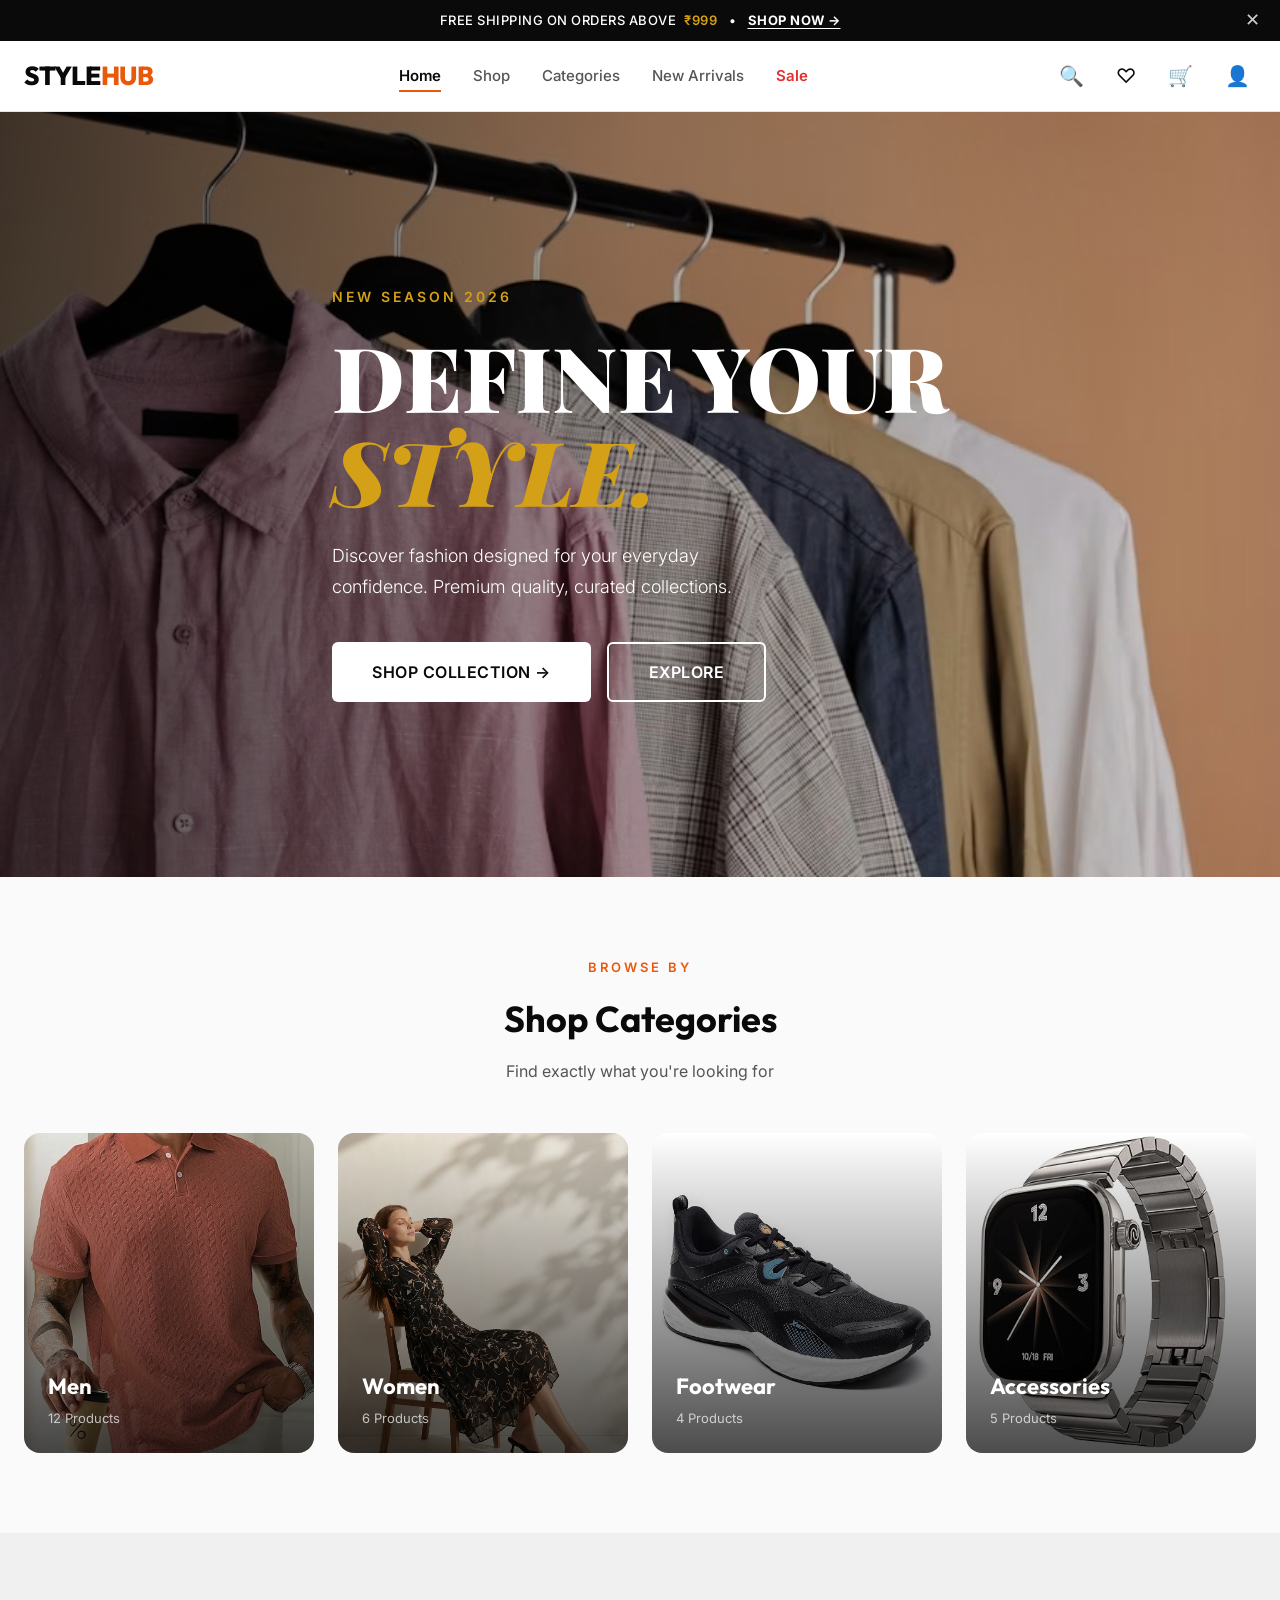
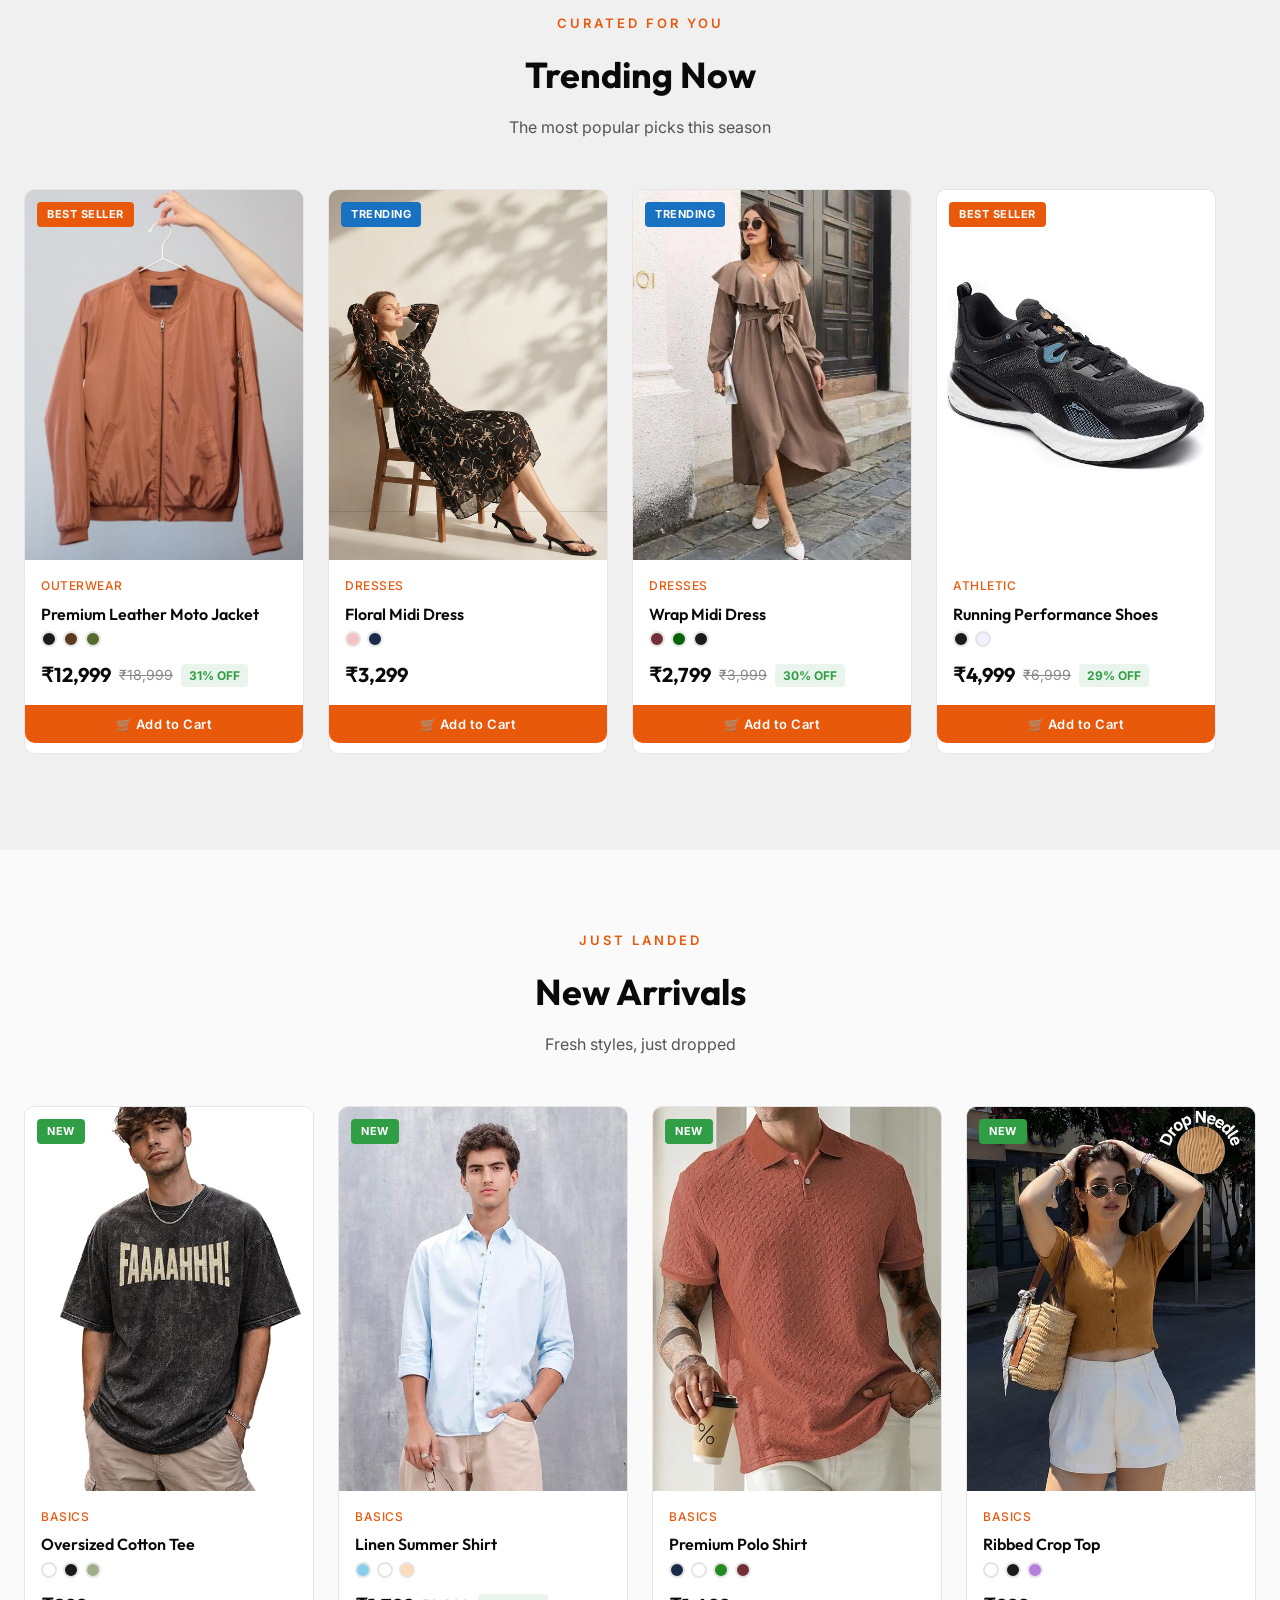
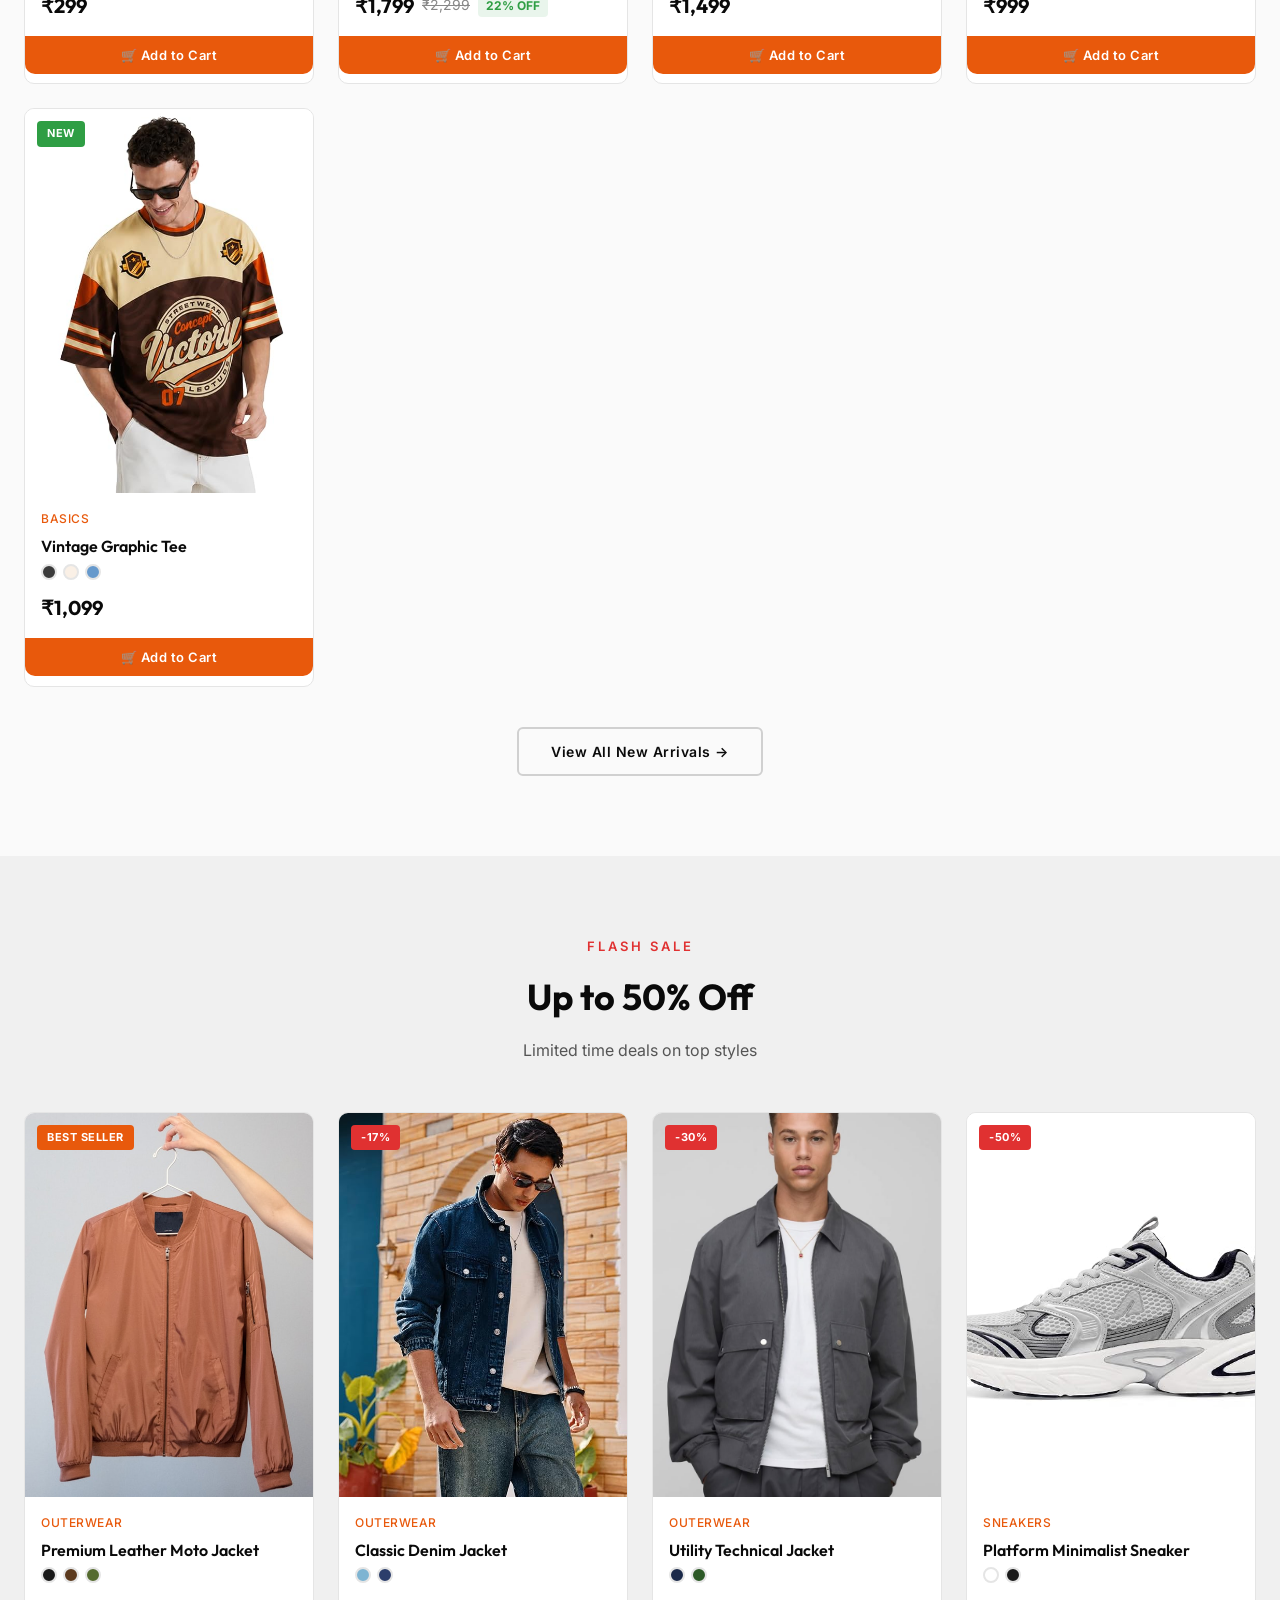
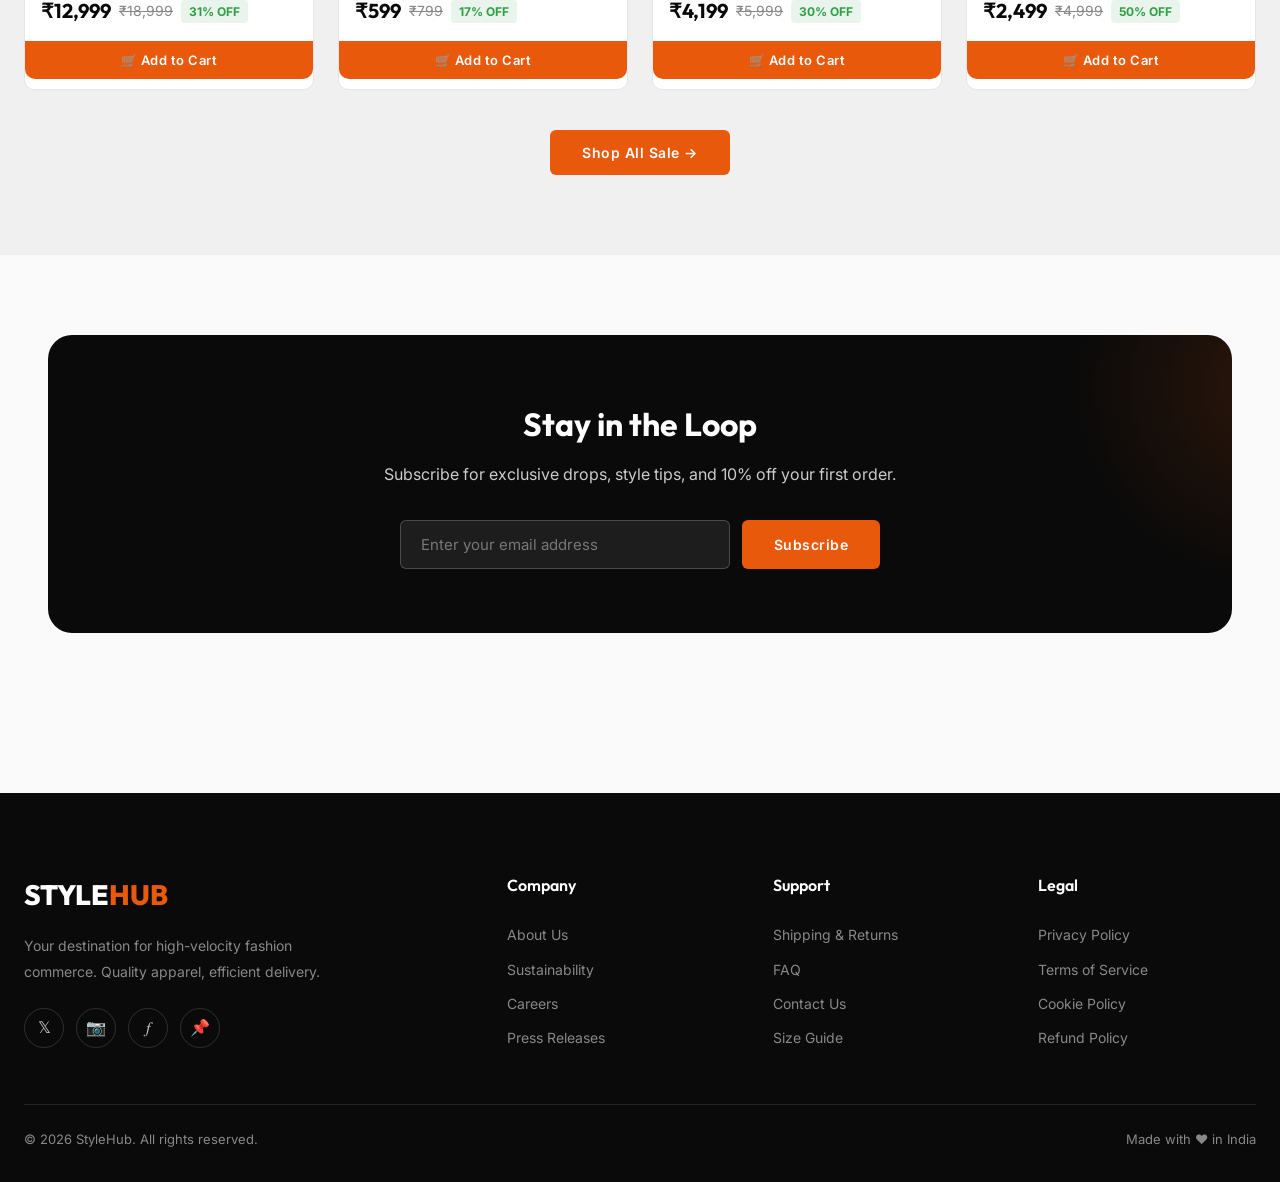
<file: index.html>
<!DOCTYPE html>
<html lang="en">
<head>
  <meta charset="UTF-8">
  <meta name="viewport" content="width=device-width, initial-scale=1.0">
  <meta name="description" content="StyleHub — Your destination for premium fashion. Shop trending outerwear, dresses, footwear, and accessories with up to 50% off. Free shipping on orders above ₹999.">
  <meta name="keywords" content="fashion, clothing, online shopping, StyleHub, men, women, accessories, sale">
  <title>StyleHub — Define Your Style</title>
  <link rel="icon" href="data:image/svg+xml,<svg xmlns='http://www.w3.org/2000/svg' viewBox='0 0 100 100'><text y='.9em' font-size='90'>👗</text></svg>">
  <link rel="stylesheet" href="styles.css">
</head>
<body>
  <!-- Navbar -->
  <header id="navbar-container"></header>

  <!-- Main App Content -->
  <main id="app"></main>

  <!-- Footer -->
  <div id="footer-container"></div>

  <!-- Scroll to Top -->
  <button class="scroll-to-top" id="scroll-to-top" aria-label="Scroll to top">↑</button>

  <!-- Script -->
  <script src="script.js"></script>
</body>
</html>
</file>
<file: styles.css>
/* ============================================
   STYLEHUB — Design System & All Page Styles
   ============================================ */

@import url('https://fonts.googleapis.com/css2?family=Outfit:wght@300;400;500;600;700;800;900&family=Inter:wght@300;400;500;600;700&family=Playfair+Display:ital,wght@0,700;0,800;0,900;1,700;1,800;1,900&display=swap');

/* ── CSS Variables ── */
:root {
  --bg-primary: #fafafa;
  --bg-secondary: #f0f0f0;
  --bg-card: #ffffff;
  --bg-dark: #0a0a0a;
  --bg-dark-secondary: #1a1a1a;

  --text-primary: #0a0a0a;
  --text-secondary: #555555;
  --text-muted: #888888;
  --text-white: #ffffff;
  --text-light: #cccccc;

  --accent-orange: #e8590c;
  --accent-orange-hover: #d04a08;
  --accent-gold: #d4a017;
  --accent-red: #e03131;
  --accent-green: #2f9e44;
  --accent-blue: #1971c2;

  --border-light: #e5e5e5;
  --border-medium: #d0d0d0;

  --shadow-sm: 0 1px 3px rgba(0,0,0,0.08);
  --shadow-md: 0 4px 12px rgba(0,0,0,0.1);
  --shadow-lg: 0 8px 30px rgba(0,0,0,0.12);
  --shadow-xl: 0 20px 60px rgba(0,0,0,0.15);

  --radius-sm: 6px;
  --radius-md: 10px;
  --radius-lg: 16px;
  --radius-xl: 24px;
  --radius-full: 50%;

  --transition-fast: 0.2s ease;
  --transition-normal: 0.3s ease;
  --transition-slow: 0.5s ease;

  --font-heading: 'Outfit', sans-serif;
  --font-body: 'Inter', sans-serif;
  --font-display: 'Playfair Display', serif;

  --container-max: 1320px;
  --navbar-height: 70px;
  --announcement-height: 40px;
}

/* ── Reset ── */
*, *::before, *::after {
  margin: 0;
  padding: 0;
  box-sizing: border-box;
}

html {
  scroll-behavior: smooth;
  font-size: 16px;
}

body {
  font-family: var(--font-body);
  background: var(--bg-primary);
  color: var(--text-primary);
  line-height: 1.6;
  overflow-x: hidden;
  -webkit-font-smoothing: antialiased;
}

a {
  text-decoration: none;
  color: inherit;
}

ul, ol {
  list-style: none;
}

img {
  max-width: 100%;
  display: block;
}

button {
  border: none;
  cursor: pointer;
  font-family: var(--font-body);
  font-size: 14px;
}

input, select, textarea {
  font-family: var(--font-body);
  font-size: 14px;
  outline: none;
}

/* ── Utilities ── */
.container {
  max-width: var(--container-max);
  margin: 0 auto;
  padding: 0 24px;
}

.sr-only {
  position: absolute;
  width: 1px;
  height: 1px;
  overflow: hidden;
  clip: rect(0,0,0,0);
}

/* ── Announcement Bar ── */
.announcement-bar {
  background: var(--bg-dark);
  color: var(--text-white);
  text-align: center;
  padding: 10px 24px;
  font-size: 13px;
  font-weight: 500;
  letter-spacing: 0.5px;
  position: relative;
  z-index: 100;
  display: flex;
  align-items: center;
  justify-content: center;
  gap: 8px;
}

.announcement-bar span {
  color: var(--accent-gold);
  font-weight: 600;
}

.announcement-bar a {
  color: var(--text-white);
  font-weight: 700;
  text-decoration: underline;
  text-underline-offset: 3px;
}

.announcement-bar .close-btn {
  position: absolute;
  right: 16px;
  top: 50%;
  transform: translateY(-50%);
  background: none;
  color: var(--text-light);
  font-size: 18px;
  padding: 4px;
  line-height: 1;
  transition: color var(--transition-fast);
}

.announcement-bar .close-btn:hover {
  color: var(--text-white);
}

/* ── Navbar ── */
.navbar {
  background: var(--bg-card);
  border-bottom: 1px solid var(--border-light);
  position: sticky;
  top: 0;
  z-index: 99;
  transition: box-shadow var(--transition-normal);
}

.navbar.scrolled {
  box-shadow: var(--shadow-md);
}

.navbar-inner {
  display: flex;
  align-items: center;
  justify-content: space-between;
  height: var(--navbar-height);
  max-width: var(--container-max);
  margin: 0 auto;
  padding: 0 24px;
}

.navbar-logo {
  font-family: var(--font-heading);
  font-size: 26px;
  font-weight: 800;
  letter-spacing: -0.5px;
  color: var(--text-primary);
  cursor: pointer;
  transition: transform var(--transition-fast);
}

.navbar-logo:hover {
  transform: scale(1.02);
}

.navbar-logo em {
  font-style: normal;
  color: var(--accent-orange);
}

.navbar-links {
  display: flex;
  align-items: center;
  gap: 32px;
}

.navbar-links a {
  font-size: 15px;
  font-weight: 500;
  color: var(--text-secondary);
  transition: color var(--transition-fast);
  position: relative;
}

.navbar-links a::after {
  content: '';
  position: absolute;
  bottom: -4px;
  left: 0;
  width: 0;
  height: 2px;
  background: var(--accent-orange);
  transition: width var(--transition-normal);
}

.navbar-links a:hover {
  color: var(--text-primary);
}

.navbar-links a:hover::after {
  width: 100%;
}

.navbar-links a.active {
  color: var(--text-primary);
  font-weight: 600;
}

.navbar-links a.active::after {
  width: 100%;
}

.navbar-links a.sale-link {
  color: var(--accent-red);
  font-weight: 600;
}

.navbar-actions {
  display: flex;
  align-items: center;
  gap: 20px;
}

.navbar-action-btn {
  background: none;
  color: var(--text-primary);
  font-size: 20px;
  position: relative;
  padding: 6px;
  border-radius: var(--radius-full);
  transition: background var(--transition-fast), transform var(--transition-fast);
}

.navbar-action-btn:hover {
  background: var(--bg-secondary);
  transform: scale(1.1);
}

.navbar-action-btn .badge {
  position: absolute;
  top: -2px;
  right: -2px;
  background: var(--accent-orange);
  color: white;
  font-size: 10px;
  font-weight: 700;
  width: 18px;
  height: 18px;
  border-radius: var(--radius-full);
  display: flex;
  align-items: center;
  justify-content: center;
  animation: badgePop 0.3s ease;
}

@keyframes badgePop {
  0% { transform: scale(0); }
  50% { transform: scale(1.3); }
  100% { transform: scale(1); }
}

/* Mobile menu */
.mobile-menu-btn {
  display: none;
  background: none;
  font-size: 24px;
  color: var(--text-primary);
  padding: 4px;
}

.mobile-nav {
  display: none;
  position: fixed;
  top: 0;
  left: 0;
  width: 100%;
  height: 100vh;
  background: var(--bg-card);
  z-index: 200;
  padding: 80px 24px 24px;
  flex-direction: column;
  gap: 24px;
  animation: slideDown 0.3s ease;
}

.mobile-nav.active {
  display: flex;
}

.mobile-nav a {
  font-size: 24px;
  font-weight: 600;
  font-family: var(--font-heading);
  padding: 12px 0;
  border-bottom: 1px solid var(--border-light);
}

.mobile-nav .close-mobile {
  position: absolute;
  top: 20px;
  right: 24px;
  font-size: 28px;
  background: none;
  color: var(--text-primary);
}

@keyframes slideDown {
  from { transform: translateY(-20px); opacity: 0; }
  to { transform: translateY(0); opacity: 1; }
}

/* ── Search Overlay ── */
.search-overlay {
  position: fixed;
  top: 0;
  left: 0;
  width: 100%;
  height: 100vh;
  background: rgba(0,0,0,0.6);
  backdrop-filter: blur(8px);
  z-index: 300;
  display: none;
  align-items: flex-start;
  justify-content: center;
  padding-top: 120px;
  animation: fadeIn 0.3s ease;
}

.search-overlay.active {
  display: flex;
}

.search-box {
  background: var(--bg-card);
  border-radius: var(--radius-lg);
  padding: 8px 20px;
  display: flex;
  align-items: center;
  gap: 12px;
  width: 600px;
  max-width: 90vw;
  box-shadow: var(--shadow-xl);
}

.search-box input {
  border: none;
  background: none;
  font-size: 18px;
  width: 100%;
  padding: 14px 0;
}

.search-box button {
  background: none;
  font-size: 20px;
  color: var(--text-muted);
}

/* ── Hero Section ── */
.hero {
  position: relative;
  height: 85vh;
  min-height: 600px;
  overflow: hidden;
  display: flex;
  align-items: center;
}

.hero-bg {
  position: absolute;
  inset: 0;
  background-size: cover;
  background-position: center;
  z-index: 0;
}

.hero-bg::after {
  content: '';
  position: absolute;
  inset: 0;
  background: linear-gradient(90deg, rgba(0,0,0,0.7) 0%, rgba(0,0,0,0.3) 50%, rgba(0,0,0,0.1) 100%);
}

.hero-content {
  position: relative;
  z-index: 1;
  max-width: var(--container-max);
  margin: 0 auto;
  padding: 0 48px;
  color: var(--text-white);
}

.hero-tag {
  font-size: 14px;
  font-weight: 600;
  letter-spacing: 3px;
  text-transform: uppercase;
  color: var(--accent-gold);
  margin-bottom: 20px;
  animation: fadeInUp 0.8s ease 0.2s both;
}

.hero-title {
  font-family: var(--font-display);
  font-size: clamp(48px, 7vw, 96px);
  font-weight: 900;
  line-height: 1.05;
  margin-bottom: 24px;
  animation: fadeInUp 0.8s ease 0.4s both;
}

.hero-title em {
  font-style: italic;
  color: var(--accent-gold);
}

.hero-subtitle {
  font-size: 18px;
  font-weight: 300;
  max-width: 440px;
  line-height: 1.7;
  opacity: 0.9;
  margin-bottom: 40px;
  animation: fadeInUp 0.8s ease 0.6s both;
}

.hero-buttons {
  display: flex;
  gap: 16px;
  animation: fadeInUp 0.8s ease 0.8s both;
}

@keyframes fadeInUp {
  from { transform: translateY(30px); opacity: 0; }
  to { transform: translateY(0); opacity: 1; }
}

@keyframes fadeIn {
  from { opacity: 0; }
  to { opacity: 1; }
}

/* ── Buttons ── */
.btn {
  display: inline-flex;
  align-items: center;
  justify-content: center;
  gap: 8px;
  padding: 14px 32px;
  font-weight: 600;
  font-size: 14px;
  letter-spacing: 0.5px;
  border-radius: var(--radius-sm);
  transition: all var(--transition-normal);
  cursor: pointer;
  border: none;
}

.btn-primary {
  background: var(--bg-card);
  color: var(--text-primary);
}

.btn-primary:hover {
  background: var(--accent-orange);
  color: white;
  transform: translateY(-2px);
  box-shadow: 0 8px 24px rgba(232,89,12,0.3);
}

.btn-outline {
  background: transparent;
  color: var(--text-white);
  border: 2px solid var(--text-white);
}

.btn-outline:hover {
  background: var(--text-white);
  color: var(--text-primary);
  transform: translateY(-2px);
}

.btn-dark {
  background: var(--bg-dark);
  color: var(--text-white);
}

.btn-dark:hover {
  background: var(--bg-dark-secondary);
  transform: translateY(-2px);
  box-shadow: var(--shadow-lg);
}

.btn-orange {
  background: var(--accent-orange);
  color: var(--text-white);
}

.btn-orange:hover {
  background: var(--accent-orange-hover);
  transform: translateY(-2px);
  box-shadow: 0 8px 24px rgba(232,89,12,0.3);
}

.btn-outline-dark {
  background: transparent;
  color: var(--text-primary);
  border: 2px solid var(--border-medium);
}

.btn-outline-dark:hover {
  border-color: var(--text-primary);
  background: var(--text-primary);
  color: var(--text-white);
}

.btn-sm {
  padding: 10px 20px;
  font-size: 13px;
}

.btn-lg {
  padding: 18px 40px;
  font-size: 16px;
}

.btn-full {
  width: 100%;
}

.btn:disabled {
  opacity: 0.5;
  cursor: not-allowed;
  transform: none !important;
}

/* ── Section Titles ── */
.section {
  padding: 80px 0;
}

.section-header {
  text-align: center;
  margin-bottom: 48px;
}

.section-tag {
  font-size: 13px;
  font-weight: 600;
  letter-spacing: 3px;
  text-transform: uppercase;
  color: var(--accent-orange);
  margin-bottom: 12px;
}

.section-title {
  font-family: var(--font-heading);
  font-size: 36px;
  font-weight: 700;
  color: var(--text-primary);
  margin-bottom: 12px;
}

.section-subtitle {
  font-size: 16px;
  color: var(--text-secondary);
  max-width: 500px;
  margin: 0 auto;
}

/* ── Category Cards ── */
.categories-grid {
  display: grid;
  grid-template-columns: repeat(4, 1fr);
  gap: 24px;
}

.category-card {
  position: relative;
  border-radius: var(--radius-lg);
  overflow: hidden;
  height: 320px;
  cursor: pointer;
  transition: transform var(--transition-normal);
}

.category-card:hover {
  transform: translateY(-8px);
}

.category-card:hover .category-card-img {
  transform: scale(1.08);
}

.category-card-img {
  width: 100%;
  height: 100%;
  object-fit: cover;
  transition: transform var(--transition-slow);
}

.category-card-overlay {
  position: absolute;
  inset: 0;
  background: linear-gradient(to top, rgba(0,0,0,0.7), transparent);
  display: flex;
  flex-direction: column;
  justify-content: flex-end;
  padding: 24px;
}

.category-card-name {
  font-family: var(--font-heading);
  font-size: 22px;
  font-weight: 700;
  color: white;
  margin-bottom: 4px;
}

.category-card-count {
  font-size: 13px;
  color: rgba(255,255,255,0.7);
}

/* ── Product Cards ── */
.products-grid {
  display: grid;
  grid-template-columns: repeat(4, 1fr);
  gap: 24px;
}

.product-card {
  background: var(--bg-card);
  border-radius: var(--radius-md);
  overflow: hidden;
  transition: all var(--transition-normal);
  cursor: pointer;
  position: relative;
  border: 1px solid var(--border-light);
}

.product-card:hover {
  transform: translateY(-6px);
  box-shadow: var(--shadow-lg);
  border-color: transparent;
}

.product-card-image {
  position: relative;
  width: 100%;
  aspect-ratio: 3/4;
  overflow: hidden;
  background: #f5f5f5;
}

.product-card-image img {
  width: 100%;
  height: 100%;
  object-fit: cover;
  transition: transform var(--transition-slow);
}

.product-card:hover .product-card-image img {
  transform: scale(1.06);
}

.product-card-badge {
  position: absolute;
  top: 12px;
  left: 12px;
  padding: 4px 10px;
  font-size: 11px;
  font-weight: 700;
  text-transform: uppercase;
  letter-spacing: 0.5px;
  border-radius: 4px;
  color: white;
  z-index: 2;
}

.badge-new { background: var(--accent-green); }
.badge-trending { background: var(--accent-blue); }
.badge-sale { background: var(--accent-red); }
.badge-best { background: var(--accent-orange); }

.product-card-wishlist {
  position: absolute;
  top: 12px;
  right: 12px;
  width: 36px;
  height: 36px;
  border-radius: var(--radius-full);
  background: rgba(255,255,255,0.9);
  backdrop-filter: blur(4px);
  display: flex;
  align-items: center;
  justify-content: center;
  font-size: 16px;
  z-index: 2;
  transition: all var(--transition-fast);
  opacity: 0;
  transform: translateY(-8px);
}

.product-card:hover .product-card-wishlist {
  opacity: 1;
  transform: translateY(0);
}

.product-card-wishlist:hover {
  background: var(--accent-red);
  color: white;
  transform: scale(1.15) !important;
}

.product-card-wishlist.active {
  background: var(--accent-red);
  color: white;
  opacity: 1;
  transform: translateY(0);
}

.product-card-info {
  padding: 16px;
}

.product-card-category {
  font-size: 12px;
  font-weight: 500;
  color: var(--accent-orange);
  text-transform: uppercase;
  letter-spacing: 0.5px;
  margin-bottom: 6px;
}

.product-card-name {
  font-family: var(--font-heading);
  font-size: 16px;
  font-weight: 600;
  margin-bottom: 4px;
  color: var(--text-primary);
}

.product-card-sub {
  font-size: 13px;
  color: var(--text-muted);
  margin-bottom: 12px;
}

.product-card-colors {
  display: flex;
  gap: 6px;
  margin-bottom: 12px;
}

.color-dot {
  width: 16px;
  height: 16px;
  border-radius: var(--radius-full);
  border: 2px solid var(--border-light);
  cursor: pointer;
  transition: transform var(--transition-fast);
}

.color-dot:hover, .color-dot.active {
  transform: scale(1.2);
  border-color: var(--text-primary);
}

.product-card-price {
  display: flex;
  align-items: center;
  gap: 8px;
  margin-bottom: 14px;
}

.price-current {
  font-family: var(--font-heading);
  font-size: 20px;
  font-weight: 700;
  color: var(--text-primary);
}

.price-original {
  font-size: 14px;
  color: var(--text-muted);
  text-decoration: line-through;
}

.price-discount {
  font-size: 12px;
  font-weight: 700;
  color: var(--accent-green);
  background: rgba(47,158,68,0.1);
  padding: 2px 8px;
  border-radius: 4px;
}

.product-card-stock {
  font-size: 12px;
  color: var(--accent-green);
  font-weight: 500;
}

.product-card .btn-orange {
  width: 100%;
  font-size: 13px;
  padding: 11px 16px;
  border-radius: 0 0 var(--radius-md) var(--radius-md);
  margin: 0 -16px -16px;
  width: calc(100% + 32px);
}

/* ── Featured Products Scroll ── */
.featured-scroll {
  display: flex;
  gap: 24px;
  overflow-x: auto;
  padding-bottom: 16px;
  scrollbar-width: thin;
  scrollbar-color: var(--border-medium) transparent;
  scroll-snap-type: x mandatory;
}

.featured-scroll .product-card {
  min-width: 280px;
  scroll-snap-align: start;
}

/* ── Newsletter ── */
.newsletter {
  background: var(--bg-dark);
  border-radius: var(--radius-xl);
  padding: 64px;
  text-align: center;
  margin: 0 24px;
  position: relative;
  overflow: hidden;
}

.newsletter::before {
  content: '';
  position: absolute;
  top: -50%;
  right: -20%;
  width: 400px;
  height: 400px;
  background: radial-gradient(circle, rgba(232,89,12,0.15) 0%, transparent 70%);
  border-radius: var(--radius-full);
}

.newsletter-title {
  font-family: var(--font-heading);
  font-size: 32px;
  font-weight: 700;
  color: var(--text-white);
  margin-bottom: 12px;
  position: relative;
}

.newsletter-subtitle {
  font-size: 16px;
  color: var(--text-light);
  margin-bottom: 32px;
  position: relative;
}

.newsletter-form {
  display: flex;
  gap: 12px;
  max-width: 480px;
  margin: 0 auto;
  position: relative;
}

.newsletter-form input {
  flex: 1;
  padding: 14px 20px;
  border: 1px solid rgba(255,255,255,0.2);
  border-radius: var(--radius-sm);
  background: rgba(255,255,255,0.08);
  color: var(--text-white);
  font-size: 15px;
  transition: border-color var(--transition-fast);
}

.newsletter-form input::placeholder {
  color: rgba(255,255,255,0.4);
}

.newsletter-form input:focus {
  border-color: var(--accent-orange);
}

/* ── Footer ── */
.footer {
  background: var(--bg-dark);
  color: var(--text-light);
  padding: 80px 0 32px;
  margin-top: 80px;
}

.footer-grid {
  display: grid;
  grid-template-columns: 2fr 1fr 1fr 1fr;
  gap: 48px;
  margin-bottom: 48px;
}

.footer-brand {
  font-family: var(--font-heading);
  font-size: 28px;
  font-weight: 800;
  color: var(--text-white);
  margin-bottom: 16px;
}

.footer-brand em {
  font-style: normal;
  color: var(--accent-orange);
}

.footer-desc {
  font-size: 14px;
  line-height: 1.8;
  color: var(--text-muted);
  margin-bottom: 24px;
  max-width: 300px;
}

.footer-social {
  display: flex;
  gap: 12px;
}

.footer-social a {
  width: 40px;
  height: 40px;
  border-radius: var(--radius-full);
  border: 1px solid rgba(255,255,255,0.15);
  display: flex;
  align-items: center;
  justify-content: center;
  font-size: 16px;
  transition: all var(--transition-fast);
}

.footer-social a:hover {
  background: var(--accent-orange);
  border-color: var(--accent-orange);
  color: white;
  transform: translateY(-3px);
}

.footer-heading {
  font-family: var(--font-heading);
  font-size: 16px;
  font-weight: 600;
  color: var(--text-white);
  margin-bottom: 20px;
}

.footer-links a {
  display: block;
  font-size: 14px;
  color: var(--text-muted);
  padding: 6px 0;
  transition: color var(--transition-fast), transform var(--transition-fast);
}

.footer-links a:hover {
  color: var(--accent-orange);
  transform: translateX(4px);
}

.footer-bottom {
  border-top: 1px solid rgba(255,255,255,0.1);
  padding-top: 24px;
  display: flex;
  justify-content: space-between;
  align-items: center;
  font-size: 13px;
  color: var(--text-muted);
}

/* ── Shop Page ── */
.shop-header {
  padding: 48px 0 32px;
  border-bottom: 1px solid var(--border-light);
}

.shop-title {
  font-family: var(--font-heading);
  font-size: 40px;
  font-weight: 800;
  text-transform: uppercase;
  margin-bottom: 8px;
}

.shop-subtitle {
  font-size: 16px;
  color: var(--text-secondary);
}

.shop-layout {
  display: grid;
  grid-template-columns: 260px 1fr;
  gap: 32px;
  padding: 32px 0;
}

/* Filters Sidebar */
.filters-sidebar {
  background: var(--bg-card);
  border-radius: var(--radius-md);
  border: 1px solid var(--border-light);
  padding: 24px;
  position: sticky;
  top: calc(var(--navbar-height) + 24px);
  height: fit-content;
}

.filters-title {
  font-family: var(--font-heading);
  font-size: 20px;
  font-weight: 700;
  margin-bottom: 24px;
}

.filter-group {
  margin-bottom: 24px;
  padding-bottom: 24px;
  border-bottom: 1px solid var(--border-light);
}

.filter-group:last-child {
  border-bottom: none;
  margin-bottom: 0;
  padding-bottom: 0;
}

.filter-group-title {
  font-size: 14px;
  font-weight: 600;
  margin-bottom: 12px;
}

.filter-checkbox {
  display: flex;
  align-items: center;
  gap: 8px;
  padding: 6px 0;
  cursor: pointer;
  font-size: 14px;
  color: var(--text-secondary);
  transition: color var(--transition-fast);
}

.filter-checkbox:hover {
  color: var(--text-primary);
}

.filter-checkbox input[type="checkbox"] {
  width: 16px;
  height: 16px;
  accent-color: var(--accent-orange);
  cursor: pointer;
}

.filter-checkbox .count {
  margin-left: auto;
  font-size: 12px;
  color: var(--text-muted);
}

.size-grid {
  display: flex;
  flex-wrap: wrap;
  gap: 8px;
}

.size-btn {
  padding: 8px 14px;
  border: 1px solid var(--border-medium);
  border-radius: var(--radius-sm);
  background: var(--bg-card);
  font-size: 13px;
  font-weight: 500;
  transition: all var(--transition-fast);
}

.size-btn:hover, .size-btn.active {
  background: var(--bg-dark);
  color: var(--text-white);
  border-color: var(--bg-dark);
}

.filter-colors {
  display: flex;
  flex-wrap: wrap;
  gap: 8px;
}

.filter-color-swatch {
  width: 28px;
  height: 28px;
  border-radius: var(--radius-full);
  border: 2px solid var(--border-light);
  cursor: pointer;
  transition: all var(--transition-fast);
}

.filter-color-swatch:hover, .filter-color-swatch.active {
  border-color: var(--text-primary);
  transform: scale(1.15);
  box-shadow: 0 2px 8px rgba(0,0,0,0.15);
}

/* Shop Toolbar */
.shop-toolbar {
  display: flex;
  justify-content: space-between;
  align-items: center;
  margin-bottom: 24px;
}

.shop-results {
  font-size: 14px;
  color: var(--text-secondary);
}

.shop-sort select {
  padding: 10px 16px;
  border: 1px solid var(--border-medium);
  border-radius: var(--radius-sm);
  background: var(--bg-card);
  font-size: 14px;
  cursor: pointer;
  transition: border-color var(--transition-fast);
}

.shop-sort select:focus {
  border-color: var(--accent-orange);
}

/* ── Product Detail ── */
.breadcrumb {
  display: flex;
  align-items: center;
  gap: 8px;
  padding: 20px 0;
  font-size: 13px;
  color: var(--text-muted);
}

.breadcrumb a {
  color: var(--text-secondary);
  transition: color var(--transition-fast);
}

.breadcrumb a:hover {
  color: var(--accent-orange);
}

.breadcrumb .sep {
  color: var(--text-muted);
}

.product-detail {
  display: grid;
  grid-template-columns: 1fr 1fr;
  gap: 64px;
  padding: 24px 0 64px;
}

.product-gallery {
  display: flex;
  gap: 16px;
}

.product-thumbnails {
  display: flex;
  flex-direction: column;
  gap: 12px;
  width: 80px;
}

.product-thumb {
  width: 80px;
  height: 80px;
  border-radius: var(--radius-sm);
  overflow: hidden;
  cursor: pointer;
  border: 2px solid transparent;
  transition: border-color var(--transition-fast);
  opacity: 0.6;
}

.product-thumb.active, .product-thumb:hover {
  border-color: var(--text-primary);
  opacity: 1;
}

.product-thumb img {
  width: 100%;
  height: 100%;
  object-fit: cover;
}

.product-main-image {
  flex: 1;
  border-radius: var(--radius-md);
  overflow: hidden;
  position: relative;
  background: #f5f5f5;
}

.product-main-image img {
  width: 100%;
  height: 100%;
  object-fit: cover;
  min-height: 500px;
}

.product-main-image .wishlist-btn {
  position: absolute;
  top: 16px;
  right: 16px;
  width: 44px;
  height: 44px;
  border-radius: var(--radius-full);
  background: rgba(255,255,255,0.9);
  backdrop-filter: blur(4px);
  display: flex;
  align-items: center;
  justify-content: center;
  font-size: 20px;
  transition: all var(--transition-fast);
}

.product-main-image .wishlist-btn:hover {
  background: var(--accent-red);
  color: white;
  transform: scale(1.1);
}

/* Product Info */
.product-info {
  padding-top: 8px;
}

.product-badges {
  display: flex;
  align-items: center;
  gap: 12px;
  margin-bottom: 12px;
}

.product-badge {
  padding: 4px 12px;
  border-radius: 4px;
  font-size: 12px;
  font-weight: 700;
  text-transform: uppercase;
}

.product-badge.best-seller {
  background: #fff3e0;
  color: var(--accent-orange);
}

.product-rating {
  display: flex;
  align-items: center;
  gap: 6px;
  font-size: 14px;
  color: var(--text-secondary);
}

.product-rating .stars {
  color: var(--accent-gold);
  font-size: 14px;
}

.product-detail-name {
  font-family: var(--font-heading);
  font-size: 32px;
  font-weight: 700;
  margin-bottom: 8px;
  line-height: 1.2;
}

.product-detail-desc {
  font-size: 15px;
  color: var(--text-secondary);
  line-height: 1.6;
  margin-bottom: 24px;
}

.product-detail-price {
  display: flex;
  align-items: baseline;
  gap: 12px;
  margin-bottom: 28px;
}

.product-detail-price .current {
  font-family: var(--font-heading);
  font-size: 32px;
  font-weight: 700;
}

.product-detail-price .original {
  font-size: 18px;
  color: var(--text-muted);
  text-decoration: line-through;
}

.product-detail-price .off {
  font-size: 14px;
  font-weight: 700;
  color: var(--accent-green);
  background: rgba(47,158,68,0.1);
  padding: 4px 12px;
  border-radius: 4px;
}

/* Color Selector */
.option-section {
  margin-bottom: 24px;
}

.option-label {
  font-size: 14px;
  font-weight: 600;
  margin-bottom: 10px;
}

.option-label span {
  font-weight: 400;
  color: var(--text-secondary);
}

.color-options {
  display: flex;
  gap: 10px;
}

.color-swatch {
  width: 36px;
  height: 36px;
  border-radius: var(--radius-full);
  border: 3px solid transparent;
  cursor: pointer;
  transition: all var(--transition-fast);
  position: relative;
}

.color-swatch.active {
  border-color: var(--text-primary);
  box-shadow: 0 0 0 2px white, 0 0 0 4px var(--text-primary);
}

.color-swatch:hover {
  transform: scale(1.15);
}

/* Size Selector */
.size-options {
  display: flex;
  gap: 10px;
  flex-wrap: wrap;
}

.size-option {
  padding: 12px 20px;
  border: 1px solid var(--border-medium);
  border-radius: var(--radius-sm);
  font-size: 14px;
  font-weight: 500;
  background: var(--bg-card);
  cursor: pointer;
  transition: all var(--transition-fast);
  min-width: 52px;
  text-align: center;
}

.size-option:hover {
  border-color: var(--text-primary);
}

.size-option.active {
  background: var(--bg-dark);
  color: var(--text-white);
  border-color: var(--bg-dark);
}

.size-guide-link {
  font-size: 13px;
  color: var(--accent-orange);
  text-decoration: underline;
  text-underline-offset: 3px;
  cursor: pointer;
  float: right;
  margin-top: -24px;
}

/* Add to Cart */
.add-to-cart-btn {
  width: 100%;
  padding: 18px 32px;
  font-size: 16px;
  font-weight: 600;
  margin-bottom: 20px;
}

.delivery-info {
  display: flex;
  gap: 24px;
  padding: 16px 0;
  border-top: 1px solid var(--border-light);
}

.delivery-item {
  display: flex;
  align-items: center;
  gap: 8px;
  font-size: 13px;
  color: var(--text-secondary);
}

.delivery-item strong {
  color: var(--text-primary);
}

/* Product Tabs */
.product-tabs {
  margin-top: 48px;
  border-top: 1px solid var(--border-light);
}

.tabs-header {
  display: flex;
  border-bottom: 1px solid var(--border-light);
}

.tab-btn {
  padding: 16px 24px;
  font-size: 14px;
  font-weight: 500;
  color: var(--text-secondary);
  background: none;
  border-bottom: 2px solid transparent;
  transition: all var(--transition-fast);
  cursor: pointer;
}

.tab-btn.active {
  color: var(--text-primary);
  font-weight: 600;
  border-bottom-color: var(--text-primary);
}

.tab-btn:hover {
  color: var(--text-primary);
}

.tab-content {
  padding: 24px 0;
  font-size: 15px;
  line-height: 1.8;
  color: var(--text-secondary);
}

.tab-content ul {
  padding-left: 20px;
}

.tab-content ul li {
  list-style: disc;
  margin-bottom: 8px;
}

.tab-content.hidden {
  display: none;
}

/* Complete the Look */
.complete-look {
  padding: 48px 0;
}

.complete-look-title {
  font-family: var(--font-heading);
  font-size: 24px;
  font-weight: 700;
  margin-bottom: 24px;
}

.complete-look-grid {
  display: grid;
  grid-template-columns: repeat(4, 1fr);
  gap: 20px;
}

.complete-look-card {
  border: 1px solid var(--border-light);
  border-radius: var(--radius-md);
  overflow: hidden;
  transition: all var(--transition-normal);
  cursor: pointer;
}

.complete-look-card:hover {
  box-shadow: var(--shadow-md);
  transform: translateY(-4px);
}

.complete-look-card img {
  width: 100%;
  aspect-ratio: 1;
  object-fit: cover;
}

.complete-look-card .info {
  padding: 12px;
}

.complete-look-card .name {
  font-size: 14px;
  font-weight: 500;
  margin-bottom: 4px;
}

.complete-look-card .card-price {
  font-weight: 700;
  font-size: 15px;
}

.complete-look-card .add-btn {
  width: 100%;
  padding: 10px;
  border: 1px solid var(--border-medium);
  border-radius: var(--radius-sm);
  background: var(--bg-card);
  font-size: 13px;
  font-weight: 600;
  margin-top: 8px;
  transition: all var(--transition-fast);
}

.complete-look-card .add-btn:hover {
  background: var(--bg-dark);
  color: var(--text-white);
  border-color: var(--bg-dark);
}

/* ── Cart Page ── */
.cart-page {
  padding: 48px 0;
}

.cart-title {
  font-family: var(--font-heading);
  font-size: 32px;
  font-weight: 700;
  margin-bottom: 8px;
}

.cart-count {
  font-size: 16px;
  color: var(--text-secondary);
  margin-bottom: 32px;
}

.cart-layout {
  display: grid;
  grid-template-columns: 1fr 380px;
  gap: 32px;
}

.cart-items {
  display: flex;
  flex-direction: column;
  gap: 16px;
}

.cart-item {
  display: flex;
  gap: 20px;
  padding: 20px;
  background: var(--bg-card);
  border: 1px solid var(--border-light);
  border-radius: var(--radius-md);
  transition: box-shadow var(--transition-fast);
}

.cart-item:hover {
  box-shadow: var(--shadow-sm);
}

.cart-item-image {
  width: 120px;
  height: 140px;
  border-radius: var(--radius-sm);
  overflow: hidden;
  flex-shrink: 0;
}

.cart-item-image img {
  width: 100%;
  height: 100%;
  object-fit: cover;
}

.cart-item-details {
  flex: 1;
}

.cart-item-name {
  font-family: var(--font-heading);
  font-size: 17px;
  font-weight: 600;
  margin-bottom: 4px;
}

.cart-item-variant {
  font-size: 13px;
  color: var(--text-secondary);
  margin-bottom: 16px;
}

.cart-item-qty {
  display: flex;
  align-items: center;
  gap: 0;
  margin-bottom: 8px;
}

.qty-btn {
  width: 36px;
  height: 36px;
  border: 1px solid var(--border-medium);
  background: var(--bg-card);
  font-size: 18px;
  display: flex;
  align-items: center;
  justify-content: center;
  transition: all var(--transition-fast);
}

.qty-btn:first-child {
  border-radius: var(--radius-sm) 0 0 var(--radius-sm);
}

.qty-btn:last-child {
  border-radius: 0 var(--radius-sm) var(--radius-sm) 0;
}

.qty-btn:hover {
  background: var(--bg-secondary);
}

.qty-value {
  width: 44px;
  height: 36px;
  border-top: 1px solid var(--border-medium);
  border-bottom: 1px solid var(--border-medium);
  display: flex;
  align-items: center;
  justify-content: center;
  font-weight: 600;
  font-size: 14px;
}

.cart-item-actions {
  display: flex;
  align-items: flex-start;
  flex-direction: column;
  justify-content: space-between;
  text-align: right;
}

.cart-item-price {
  font-family: var(--font-heading);
  font-size: 20px;
  font-weight: 700;
}

.cart-item-remove {
  background: none;
  color: var(--text-muted);
  font-size: 13px;
  transition: color var(--transition-fast);
}

.cart-item-remove:hover {
  color: var(--accent-red);
}

/* Cart Summary */
.cart-summary {
  background: var(--bg-card);
  border: 1px solid var(--border-light);
  border-radius: var(--radius-md);
  padding: 28px;
  position: sticky;
  top: calc(var(--navbar-height) + 24px);
  height: fit-content;
}

.cart-summary-title {
  font-family: var(--font-heading);
  font-size: 20px;
  font-weight: 700;
  margin-bottom: 24px;
  padding-bottom: 16px;
  border-bottom: 1px solid var(--border-light);
}

.summary-row {
  display: flex;
  justify-content: space-between;
  padding: 10px 0;
  font-size: 15px;
}

.summary-row.total {
  border-top: 2px solid var(--text-primary);
  margin-top: 16px;
  padding-top: 16px;
  font-weight: 700;
  font-size: 18px;
}

.summary-row .label {
  color: var(--text-secondary);
}

.summary-row .value {
  font-weight: 600;
}

.summary-row .free {
  color: var(--accent-green);
  font-weight: 600;
}

.summary-row .discount {
  color: var(--accent-green);
}

.coupon-input {
  display: flex;
  gap: 8px;
  margin: 20px 0;
}

.coupon-input input {
  flex: 1;
  padding: 12px 14px;
  border: 1px solid var(--border-medium);
  border-radius: var(--radius-sm);
  font-size: 14px;
}

.coupon-input input:focus {
  border-color: var(--accent-orange);
}

.coupon-input button {
  padding: 12px 20px;
  background: var(--bg-dark);
  color: var(--text-white);
  border-radius: var(--radius-sm);
  font-weight: 600;
  font-size: 13px;
  white-space: nowrap;
}

.cart-empty {
  text-align: center;
  padding: 80px 24px;
}

.cart-empty-icon {
  font-size: 64px;
  margin-bottom: 16px;
}

.cart-empty-title {
  font-family: var(--font-heading);
  font-size: 24px;
  font-weight: 700;
  margin-bottom: 8px;
}

.cart-empty-text {
  color: var(--text-secondary);
  margin-bottom: 24px;
}

/* ── Checkout Page ── */
.checkout-page {
  padding: 48px 0;
}

.checkout-title {
  font-family: var(--font-heading);
  font-size: 32px;
  font-weight: 700;
  margin-bottom: 32px;
}

/* Stepper */
.checkout-stepper {
  display: flex;
  align-items: center;
  justify-content: center;
  gap: 0;
  margin-bottom: 48px;
  padding: 0 48px;
}

.step {
  display: flex;
  align-items: center;
  gap: 10px;
}

.step-number {
  width: 36px;
  height: 36px;
  border-radius: var(--radius-full);
  background: var(--bg-secondary);
  color: var(--text-muted);
  display: flex;
  align-items: center;
  justify-content: center;
  font-weight: 700;
  font-size: 14px;
  transition: all var(--transition-normal);
}

.step.active .step-number {
  background: var(--accent-orange);
  color: white;
}

.step.completed .step-number {
  background: var(--accent-green);
  color: white;
}

.step-label {
  font-size: 14px;
  font-weight: 500;
  color: var(--text-muted);
}

.step.active .step-label {
  color: var(--text-primary);
  font-weight: 600;
}

.step.completed .step-label {
  color: var(--accent-green);
}

.step-line {
  flex: 1;
  height: 2px;
  background: var(--border-light);
  margin: 0 16px;
  max-width: 120px;
}

.step-line.completed {
  background: var(--accent-green);
}

.checkout-layout {
  display: grid;
  grid-template-columns: 1fr 400px;
  gap: 40px;
}

/* Checkout Form */
.checkout-form-section {
  background: var(--bg-card);
  border: 1px solid var(--border-light);
  border-radius: var(--radius-md);
  padding: 32px;
  margin-bottom: 24px;
}

.checkout-section-title {
  font-family: var(--font-heading);
  font-size: 20px;
  font-weight: 700;
  margin-bottom: 24px;
  display: flex;
  align-items: center;
  gap: 10px;
}

.form-grid {
  display: grid;
  grid-template-columns: 1fr 1fr;
  gap: 16px;
}

.form-group {
  display: flex;
  flex-direction: column;
  gap: 6px;
}

.form-group.full {
  grid-column: 1 / -1;
}

.form-group label {
  font-size: 13px;
  font-weight: 600;
  color: var(--text-secondary);
}

.form-group input, .form-group select {
  padding: 14px 16px;
  border: 1px solid var(--border-medium);
  border-radius: var(--radius-sm);
  font-size: 15px;
  transition: border-color var(--transition-fast), box-shadow var(--transition-fast);
}

.form-group input:focus, .form-group select:focus {
  border-color: var(--accent-orange);
  box-shadow: 0 0 0 3px rgba(232,89,12,0.1);
}

/* Payment Methods */
.payment-methods {
  display: flex;
  flex-direction: column;
  gap: 12px;
}

.payment-method {
  display: flex;
  align-items: center;
  gap: 14px;
  padding: 16px;
  border: 2px solid var(--border-light);
  border-radius: var(--radius-sm);
  cursor: pointer;
  transition: all var(--transition-fast);
}

.payment-method:hover {
  border-color: var(--border-medium);
}

.payment-method.selected {
  border-color: var(--accent-orange);
  background: rgba(232,89,12,0.03);
}

.payment-method input[type="radio"] {
  accent-color: var(--accent-orange);
  width: 18px;
  height: 18px;
}

.payment-method-icon {
  font-size: 24px;
}

.payment-method-info {
  flex: 1;
}

.payment-method-name {
  font-weight: 600;
  font-size: 15px;
}

.payment-method-desc {
  font-size: 13px;
  color: var(--text-muted);
}

.card-form {
  margin-top: 20px;
  padding: 20px;
  background: var(--bg-secondary);
  border-radius: var(--radius-sm);
}

.card-form .form-grid {
  gap: 12px;
}

/* ── Order Summary Sidebar ── */
.order-summary-sidebar {
  background: var(--bg-card);
  border: 1px solid var(--border-light);
  border-radius: var(--radius-md);
  padding: 28px;
  position: sticky;
  top: calc(var(--navbar-height) + 24px);
  height: fit-content;
}

.order-summary-title {
  font-family: var(--font-heading);
  font-size: 20px;
  font-weight: 700;
  margin-bottom: 20px;
}

.order-summary-items {
  display: flex;
  flex-direction: column;
  gap: 16px;
  padding-bottom: 20px;
  border-bottom: 1px solid var(--border-light);
  margin-bottom: 20px;
}

.order-summary-item {
  display: flex;
  gap: 12px;
}

.order-summary-item img {
  width: 60px;
  height: 70px;
  border-radius: var(--radius-sm);
  object-fit: cover;
}

.order-summary-item-info {
  flex: 1;
}

.order-summary-item-name {
  font-size: 14px;
  font-weight: 500;
  margin-bottom: 2px;
}

.order-summary-item-variant {
  font-size: 12px;
  color: var(--text-muted);
}

.order-summary-item-price {
  font-weight: 600;
  font-size: 14px;
  text-align: right;
}

/* ── Orders Page ── */
.orders-page {
  padding: 48px 0;
  min-height: 60vh;
}

.orders-title {
  font-family: var(--font-heading);
  font-size: 32px;
  font-weight: 700;
  margin-bottom: 8px;
}

.orders-subtitle {
  font-size: 16px;
  color: var(--text-secondary);
  margin-bottom: 32px;
}

.order-card {
  background: var(--bg-card);
  border: 1px solid var(--border-light);
  border-radius: var(--radius-md);
  padding: 24px;
  margin-bottom: 20px;
  transition: box-shadow var(--transition-fast);
}

.order-card:hover {
  box-shadow: var(--shadow-md);
}

.order-card-header {
  display: flex;
  justify-content: space-between;
  align-items: flex-start;
  margin-bottom: 16px;
}

.order-id {
  font-size: 13px;
  font-weight: 600;
  text-transform: uppercase;
  letter-spacing: 0.5px;
  color: var(--text-secondary);
}

.order-date {
  font-size: 13px;
  color: var(--text-muted);
}

.order-total {
  font-family: var(--font-heading);
  font-size: 22px;
  font-weight: 700;
  text-align: right;
}

.order-status {
  display: inline-flex;
  align-items: center;
  gap: 6px;
  font-size: 13px;
  font-weight: 600;
  padding: 4px 12px;
  border-radius: 20px;
  margin-top: 4px;
}

.status-shipped {
  background: #fff3e0;
  color: var(--accent-orange);
}

.status-delivered {
  background: #e8f5e9;
  color: var(--accent-green);
}

.status-cancelled {
  background: #fce4ec;
  color: var(--accent-red);
}

.order-items-row {
  display: flex;
  gap: 12px;
  align-items: center;
  margin-bottom: 16px;
}

.order-item-thumb {
  width: 68px;
  height: 68px;
  border-radius: var(--radius-sm);
  border: 1px solid var(--border-light);
  overflow: hidden;
}

.order-item-thumb img {
  width: 100%;
  height: 100%;
  object-fit: cover;
}

.order-card-footer {
  display: flex;
  justify-content: flex-end;
}

/* ── Sale Banner ── */
.sale-banner {
  position: relative;
  border-radius: var(--radius-lg);
  overflow: hidden;
  margin-bottom: 32px;
  height: 220px;
  display: flex;
  align-items: center;
  justify-content: center;
  text-align: center;
  background: linear-gradient(135deg, #1a1a1a 0%, #333 50%, #1a1a1a 100%);
}

.sale-banner-bg {
  position: absolute;
  inset: 0;
  background-size: cover;
  background-position: center;
  opacity: 0.4;
}

.sale-banner-content {
  position: relative;
  z-index: 1;
  color: white;
}

.sale-flash-tag {
  display: inline-block;
  background: var(--accent-red);
  color: white;
  padding: 6px 16px;
  border-radius: 20px;
  font-size: 12px;
  font-weight: 700;
  text-transform: uppercase;
  letter-spacing: 1px;
  margin-bottom: 12px;
}

.sale-banner-title {
  font-family: var(--font-heading);
  font-size: 42px;
  font-weight: 800;
  margin-bottom: 8px;
}

.sale-banner-desc {
  font-size: 14px;
  opacity: 0.8;
  margin-bottom: 20px;
}

.countdown {
  display: flex;
  gap: 8px;
  justify-content: center;
}

.countdown-item {
  background: rgba(0,0,0,0.6);
  backdrop-filter: blur(8px);
  border-radius: var(--radius-sm);
  padding: 10px 14px;
  text-align: center;
  min-width: 52px;
}

.countdown-number {
  font-family: var(--font-heading);
  font-size: 22px;
  font-weight: 700;
  color: white;
}

.countdown-label {
  font-size: 10px;
  text-transform: uppercase;
  letter-spacing: 1px;
  color: rgba(255,255,255,0.6);
}

.countdown-sep {
  font-size: 24px;
  font-weight: 700;
  align-self: center;
  color: rgba(255,255,255,0.4);
}

/* ── Success Modal ── */
.modal-overlay {
  position: fixed;
  inset: 0;
  background: rgba(0,0,0,0.6);
  backdrop-filter: blur(6px);
  z-index: 500;
  display: flex;
  align-items: center;
  justify-content: center;
  animation: fadeIn 0.3s ease;
}

.modal-overlay.hidden {
  display: none;
}

.success-modal {
  background: var(--bg-card);
  border-radius: var(--radius-xl);
  padding: 48px;
  text-align: center;
  max-width: 440px;
  width: 90%;
  animation: modalPop 0.4s ease;
}

@keyframes modalPop {
  from { transform: scale(0.8); opacity: 0; }
  to { transform: scale(1); opacity: 1; }
}

.success-icon {
  width: 80px;
  height: 80px;
  border-radius: var(--radius-full);
  background: rgba(47,158,68,0.1);
  display: flex;
  align-items: center;
  justify-content: center;
  font-size: 40px;
  margin: 0 auto 20px;
  animation: checkBounce 0.6s ease 0.3s both;
}

@keyframes checkBounce {
  0% { transform: scale(0); }
  50% { transform: scale(1.2); }
  100% { transform: scale(1); }
}

.success-modal h2 {
  font-family: var(--font-heading);
  font-size: 26px;
  font-weight: 700;
  margin-bottom: 8px;
}

.success-modal p {
  color: var(--text-secondary);
  margin-bottom: 8px;
  font-size: 15px;
}

.success-modal .order-id-text {
  font-weight: 600;
  color: var(--accent-orange);
  font-size: 16px;
  margin-bottom: 24px;
}

/* ── Scroll Animations ── */
.fade-in {
  opacity: 0;
  transform: translateY(24px);
  transition: opacity 0.6s ease, transform 0.6s ease;
}

.fade-in.visible {
  opacity: 1;
  transform: translateY(0);
}

/* ── Toast ── */
.toast {
  position: fixed;
  bottom: 24px;
  right: 24px;
  background: var(--bg-dark);
  color: var(--text-white);
  padding: 16px 24px;
  border-radius: var(--radius-md);
  font-size: 14px;
  font-weight: 500;
  display: flex;
  align-items: center;
  gap: 10px;
  z-index: 999;
  box-shadow: var(--shadow-xl);
  animation: toastIn 0.4s ease;
  transition: all 0.3s ease;
}

.toast.hide {
  animation: toastOut 0.3s ease forwards;
}

@keyframes toastIn {
  from { transform: translateX(100px); opacity: 0; }
  to { transform: translateX(0); opacity: 1; }
}

@keyframes toastOut {
  from { transform: translateX(0); opacity: 1; }
  to { transform: translateX(100px); opacity: 0; }
}

/* ── Scroll to Top ── */
.scroll-to-top {
  position: fixed;
  bottom: 24px;
  left: 24px;
  width: 44px;
  height: 44px;
  border-radius: var(--radius-full);
  background: var(--bg-dark);
  color: var(--text-white);
  font-size: 18px;
  display: none;
  align-items: center;
  justify-content: center;
  z-index: 90;
  box-shadow: var(--shadow-lg);
  transition: all var(--transition-fast);
}

.scroll-to-top.visible {
  display: flex;
}

.scroll-to-top:hover {
  transform: translateY(-3px);
  background: var(--accent-orange);
}

/* ── Mobile Filter Toggle & Overlay ── */
.mobile-filter-btn {
  display: none;
  align-items: center;
  gap: 8px;
  padding: 12px 20px;
  background: var(--bg-card);
  border: 1px solid var(--border-medium);
  border-radius: var(--radius-sm);
  font-size: 14px;
  font-weight: 600;
  color: var(--text-primary);
  cursor: pointer;
  transition: all var(--transition-fast);
  width: 100%;
  justify-content: center;
  margin-bottom: 16px;
}

.mobile-filter-btn:hover {
  background: var(--bg-secondary);
}

.filters-overlay {
  display: none;
}

.filters-header-mobile {
  display: none;
}

.filters-close-mobile {
  display: none;
  background: none;
  font-size: 24px;
  color: var(--text-secondary);
  padding: 4px;
  cursor: pointer;
  transition: color var(--transition-fast);
}

.filters-close-mobile:hover {
  color: var(--text-primary);
}

/* ── Responsive ── */
@media (max-width: 1024px) {
  .products-grid {
    grid-template-columns: repeat(3, 1fr);
  }
  
  .categories-grid {
    grid-template-columns: repeat(2, 1fr);
  }
  
  .footer-grid {
    grid-template-columns: 1fr 1fr;
    gap: 32px;
  }
  
  .shop-layout {
    grid-template-columns: 220px 1fr;
  }
  
  .product-detail {
    gap: 40px;
  }
  
  .cart-layout {
    grid-template-columns: 1fr 320px;
  }
  
  .checkout-layout {
    grid-template-columns: 1fr 340px;
  }
  
  .complete-look-grid {
    grid-template-columns: repeat(2, 1fr);
  }
}

@media (max-width: 768px) {
  /* ── Navbar ── */
  .navbar-links {
    display: none;
  }
  
  .mobile-menu-btn {
    display: block;
  }
  
  .navbar-inner {
    padding: 0 16px;
  }
  
  .navbar-logo {
    font-size: 22px;
  }
  
  .navbar-actions {
    gap: 12px;
  }

  /* ── Announcement Bar ── */
  .announcement-bar {
    font-size: 11px;
    padding: 8px 40px 8px 12px;
    letter-spacing: 0.3px;
    line-height: 1.4;
  }
  
  .announcement-bar .close-btn {
    right: 8px;
    font-size: 16px;
  }
  
  /* ── Hero ── */
  .hero {
    height: 65vh;
    min-height: 420px;
  }
  
  .hero-content {
    padding: 0 20px;
  }
  
  .hero-title {
    font-size: clamp(32px, 8vw, 42px);
  }
  
  .hero-subtitle {
    font-size: 15px;
    margin-bottom: 28px;
  }
  
  .hero-tag {
    font-size: 12px;
    letter-spacing: 2px;
  }
  
  /* ── Sections ── */
  .section {
    padding: 56px 0;
  }
  
  .section-title {
    font-size: 28px;
  }
  
  .section-subtitle {
    font-size: 14px;
  }
  
  .container {
    padding: 0 16px;
  }
  
  /* ── Product Grid ── */
  .products-grid {
    grid-template-columns: repeat(2, 1fr);
    gap: 12px;
  }
  
  /* ── Categories ── */
  .categories-grid {
    grid-template-columns: repeat(2, 1fr);
    gap: 12px;
  }
  
  .category-card {
    height: 200px;
  }
  
  .category-card-name {
    font-size: 18px;
  }
  
  .category-card-overlay {
    padding: 16px;
  }
  
  /* ── Shop Page ── */
  .shop-layout {
    grid-template-columns: 1fr;
  }
  
  .shop-header {
    padding: 32px 0 20px;
  }
  
  .shop-title {
    font-size: 28px;
  }
  
  .shop-subtitle {
    font-size: 14px;
  }
  
  /* Mobile Filter Button visible */
  .mobile-filter-btn {
    display: flex;
  }
  
  /* Filters sidebar becomes slide-in drawer on mobile */
  .filters-sidebar {
    position: fixed;
    top: 0;
    left: -100%;
    width: 85%;
    max-width: 340px;
    height: 100vh;
    z-index: 301;
    border-radius: 0;
    border: none;
    overflow-y: auto;
    transition: left 0.35s cubic-bezier(0.16, 1, 0.3, 1);
    padding: 0 24px 24px;
    box-shadow: 8px 0 30px rgba(0,0,0,0.15);
    display: block;
    opacity: 1;
    transform: none;
  }
  
  .filters-sidebar.visible {
    opacity: 1;
    transform: none;
  }
  
  .filters-sidebar.active {
    left: 0;
  }
  
  .filters-header-mobile {
    display: flex;
    justify-content: space-between;
    align-items: center;
    padding: 20px 0;
    border-bottom: 1px solid var(--border-light);
    margin-bottom: 16px;
    position: sticky;
    top: 0;
    background: var(--bg-card);
    z-index: 1;
  }
  
  .filters-close-mobile {
    display: flex;
  }
  
  .filters-overlay {
    position: fixed;
    inset: 0;
    background: rgba(0,0,0,0.5);
    backdrop-filter: blur(4px);
    z-index: 300;
    opacity: 0;
    visibility: hidden;
    transition: all 0.3s ease;
  }
  
  .filters-overlay.active {
    display: block;
    opacity: 1;
    visibility: visible;
  }
  
  /* ── Shop Toolbar ── */
  .shop-toolbar {
    flex-direction: column;
    gap: 12px;
    align-items: stretch;
  }
  
  .shop-sort {
    width: 100%;
  }
  
  .shop-sort select {
    width: 100%;
  }
  
  /* ── Product Detail ── */
  .product-detail {
    grid-template-columns: 1fr;
    gap: 24px;
    padding: 16px 0 48px;
  }
  
  .product-gallery {
    flex-direction: column-reverse;
  }
  
  .product-thumbnails {
    flex-direction: row;
    width: auto;
    overflow-x: auto;
    gap: 8px;
    padding-bottom: 4px;
    -webkit-overflow-scrolling: touch;
  }
  
  .product-thumb {
    width: 64px;
    height: 64px;
    flex-shrink: 0;
  }
  
  .product-main-image img {
    min-height: 350px;
  }
  
  .product-detail-name {
    font-size: 24px;
  }
  
  .product-detail-price .current {
    font-size: 26px;
  }
  
  .product-detail-price .original {
    font-size: 16px;
  }
  
  .add-to-cart-btn {
    padding: 16px 24px;
    font-size: 15px;
    margin-bottom: 12px;
  }
  
  .buy-now-btn {
    padding: 14px 24px;
    font-size: 14px;
    margin-bottom: 20px;
  }
  
  .delivery-info {
    flex-direction: column;
    gap: 12px;
  }
  
  /* ── Breadcrumb ── */
  .breadcrumb {
    overflow-x: auto;
    white-space: nowrap;
    padding: 12px 0;
    -webkit-overflow-scrolling: touch;
    scrollbar-width: none;
    -ms-overflow-style: none;
  }
  
  .breadcrumb::-webkit-scrollbar {
    display: none;
  }
  
  /* ── Tabs ── */
  .tabs-header {
    overflow-x: auto;
    -webkit-overflow-scrolling: touch;
    scrollbar-width: none;
    -ms-overflow-style: none;
  }
  
  .tabs-header::-webkit-scrollbar {
    display: none;
  }
  
  .tab-btn {
    white-space: nowrap;
    padding: 14px 16px;
    font-size: 13px;
  }
  
  .product-tabs {
    margin-top: 32px;
  }
  
  /* ── Complete the Look ── */
  .complete-look-grid {
    grid-template-columns: repeat(2, 1fr);
    gap: 12px;
  }
  
  .complete-look-title {
    font-size: 20px;
  }
  
  /* ── Cart Page ── */
  .cart-layout {
    grid-template-columns: 1fr;
  }
  
  .cart-title {
    font-size: 26px;
  }
  
  .cart-item {
    flex-wrap: wrap;
    gap: 14px;
    padding: 16px;
  }
  
  .cart-item-image {
    width: 90px;
    height: 110px;
  }
  
  .cart-item-details {
    flex: 1;
    min-width: 0;
  }
  
  .cart-item-name {
    font-size: 15px;
    overflow: hidden;
    text-overflow: ellipsis;
    white-space: nowrap;
  }
  
  .cart-item-actions {
    flex-direction: row;
    align-items: center;
    justify-content: space-between;
    width: 100%;
    padding-top: 12px;
    border-top: 1px solid var(--border-light);
  }
  
  .cart-item-price {
    font-size: 18px;
  }
  
  .cart-summary {
    position: static;
  }
  
  /* ── Checkout ── */
  .checkout-layout {
    grid-template-columns: 1fr;
  }
  
  .checkout-title {
    font-size: 26px;
    margin-bottom: 24px;
  }
  
  .checkout-stepper {
    padding: 0;
    margin-bottom: 32px;
  }
  
  .step-label {
    display: none;
  }
  
  .checkout-form-section {
    padding: 20px;
    margin-bottom: 16px;
  }
  
  .checkout-section-title {
    font-size: 18px;
  }
  
  .form-grid {
    grid-template-columns: 1fr;
  }
  
  .order-summary-sidebar {
    position: static;
  }
  
  /* ── Orders Page ── */
  .orders-title {
    font-size: 26px;
  }
  
  .order-card {
    padding: 16px;
  }
  
  .order-card-header {
    flex-direction: column;
    gap: 12px;
  }
  
  .order-card-header > div:last-child {
    display: flex;
    align-items: center;
    justify-content: space-between;
    width: 100%;
  }
  
  .order-total {
    font-size: 18px;
    text-align: left;
  }
  
  .order-items-row {
    flex-wrap: wrap;
  }
  
  .order-item-thumb {
    width: 56px;
    height: 56px;
  }
  
  /* ── Sale Banner ── */
  .sale-banner {
    height: 200px;
  }
  
  .sale-banner-title {
    font-size: 28px;
  }
  
  .sale-banner-desc {
    font-size: 13px;
    padding: 0 16px;
  }
  
  .countdown-item {
    padding: 8px 10px;
    min-width: 44px;
  }
  
  .countdown-number {
    font-size: 18px;
  }
  
  /* ── Footer ── */
  .footer {
    padding: 48px 0 24px;
    margin-top: 48px;
  }
  
  .footer-grid {
    grid-template-columns: 1fr;
    gap: 28px;
  }
  
  .footer-bottom {
    flex-direction: column;
    gap: 8px;
    text-align: center;
  }
  
  /* ── Newsletter ── */
  .newsletter {
    padding: 36px 20px;
    margin: 0;
    border-radius: var(--radius-lg);
  }
  
  .newsletter-title {
    font-size: 24px;
  }
  
  .newsletter-subtitle {
    font-size: 14px;
    margin-bottom: 24px;
  }
  
  .newsletter-form {
    flex-direction: column;
  }
  
  /* ── Search Overlay ── */
  .search-overlay {
    padding-top: 80px;
  }
  
  .search-box {
    width: 95vw;
    padding: 6px 16px;
  }
  
  .search-box input {
    font-size: 16px;
    padding: 12px 0;
  }
  
  /* ── Toast ── */
  .toast {
    left: 16px;
    right: 16px;
    bottom: 16px;
    text-align: center;
    justify-content: center;
  }
  
  /* ── Scroll to Top ── */
  .scroll-to-top {
    bottom: 16px;
    left: 16px;
    width: 40px;
    height: 40px;
  }
  
  /* ── Featured Scroll ── */
  .featured-scroll .product-card {
    min-width: 240px;
  }
  
  /* ── Confirmation Page ── */
  .order-confirm-page {
    padding: 40px 16px;
  }
  
  .confirm-title {
    font-size: 24px;
  }
  
  .confirm-subtitle {
    font-size: 14px;
  }
  
  .confirm-order-id {
    font-size: 16px;
  }
  
  .confirm-actions {
    flex-direction: column;
    width: 100%;
  }
  
  .confirm-actions .btn {
    width: 100%;
  }
  
  .confirm-check-wrap {
    width: 96px;
    height: 96px;
  }
  
  .confirm-checkmark {
    width: 40px;
    height: 40px;
  }
  
  .confirm-item-thumb {
    width: 60px;
    height: 60px;
  }

  /* ── Payment Methods ── */
  .payment-method {
    padding: 14px;
    gap: 10px;
  }

  .payment-method-name {
    font-size: 14px;
  }
  
  .payment-method-desc {
    font-size: 12px;
  }
}

@media (max-width: 480px) {
  .products-grid {
    grid-template-columns: 1fr 1fr;
    gap: 10px;
  }
  
  .product-card-info {
    padding: 10px;
  }
  
  .product-card-name {
    font-size: 13px;
    overflow: hidden;
    text-overflow: ellipsis;
    white-space: nowrap;
  }
  
  .product-card-sub {
    font-size: 12px;
    margin-bottom: 8px;
  }
  
  .price-current {
    font-size: 15px;
  }
  
  .price-original {
    font-size: 12px;
  }
  
  .price-discount {
    font-size: 10px;
    padding: 2px 6px;
  }
  
  .product-card-price {
    flex-wrap: wrap;
    gap: 4px;
    margin-bottom: 10px;
  }
  
  .product-card-colors {
    margin-bottom: 8px;
  }
  
  .color-dot {
    width: 14px;
    height: 14px;
  }
  
  .product-card .btn-orange {
    font-size: 12px;
    padding: 9px 12px;
  }
  
  .product-card-badge {
    font-size: 10px;
    padding: 3px 8px;
  }
  
  .product-card-wishlist {
    width: 30px;
    height: 30px;
    font-size: 13px;
  }
  
  .product-card-category {
    font-size: 11px;
  }
  
  /* ── Hero ── */
  .hero {
    height: 55vh;
    min-height: 360px;
  }
  
  .hero-title {
    font-size: clamp(28px, 8vw, 36px);
  }
  
  .hero-subtitle {
    font-size: 14px;
    margin-bottom: 24px;
  }
  
  .hero-buttons {
    flex-direction: column;
    gap: 10px;
  }
  
  .hero-buttons .btn {
    width: 100%;
  }
  
  /* ── Section ── */
  .section {
    padding: 40px 0;
  }
  
  .section-title {
    font-size: 24px;
  }
  
  .section-tag {
    font-size: 11px;
    letter-spacing: 2px;
  }
  
  .section-header {
    margin-bottom: 28px;
  }
  
  /* ── Category Cards ── */
  .category-card {
    height: 160px;
  }
  
  .category-card-name {
    font-size: 16px;
  }
  
  .category-card-count {
    font-size: 12px;
  }
  
  /* ── Cart ── */
  .cart-page {
    padding: 24px 0;
  }
  
  .cart-title {
    font-size: 22px;
  }
  
  .cart-count {
    font-size: 14px;
    margin-bottom: 20px;
  }
  
  .cart-item {
    padding: 12px;
    gap: 12px;
  }
  
  .cart-item-image {
    width: 76px;
    height: 95px;
  }
  
  .cart-item-name {
    font-size: 14px;
  }
  
  .cart-item-variant {
    font-size: 12px;
    margin-bottom: 10px;
  }
  
  .qty-btn {
    width: 32px;
    height: 32px;
    font-size: 16px;
  }
  
  .qty-value {
    width: 38px;
    height: 32px;
    font-size: 13px;
  }
  
  .cart-summary {
    padding: 20px;
  }
  
  .cart-summary-title {
    font-size: 18px;
  }
  
  /* ── Checkout ── */
  .checkout-page {
    padding: 24px 0;
  }
  
  .checkout-title {
    font-size: 22px;
  }
  
  .checkout-form-section {
    padding: 16px;
  }
  
  .form-group input, .form-group select {
    padding: 12px 14px;
    font-size: 14px;
  }
  
  /* ── Orders ── */
  .orders-page {
    padding: 24px 0;
  }
  
  .orders-title {
    font-size: 22px;
  }
  
  .order-card {
    padding: 14px;
  }
  
  .order-id {
    font-size: 12px;
  }
  
  .order-total {
    font-size: 16px;
  }
  
  .order-item-thumb {
    width: 48px;
    height: 48px;
  }
  
  /* ── Sale Banner ── */
  .sale-banner {
    height: 180px;
    border-radius: var(--radius-md);
  }
  
  .sale-banner-title {
    font-size: 22px;
  }
  
  .sale-flash-tag {
    font-size: 10px;
    padding: 4px 12px;
  }
  
  .countdown {
    gap: 6px;
  }
  
  .countdown-item {
    padding: 6px 8px;
    min-width: 38px;
  }
  
  .countdown-number {
    font-size: 16px;
  }
  
  .countdown-sep {
    font-size: 18px;
  }
  
  /* ── Complete Look ── */
  .complete-look-grid {
    grid-template-columns: 1fr 1fr;
    gap: 10px;
  }
  
  .complete-look-card .name {
    font-size: 13px;
  }
  
  .complete-look-card .card-price {
    font-size: 14px;
  }
  
  /* ── Newsletter ── */
  .newsletter {
    padding: 32px 16px;
    border-radius: var(--radius-md);
  }
  
  .newsletter-title {
    font-size: 22px;
  }
  
  /* ── Product Detail ── */
  .product-detail-name {
    font-size: 20px;
  }
  
  .product-detail-desc {
    font-size: 14px;
  }
  
  .product-detail-price .current {
    font-size: 22px;
  }
  
  .product-detail-price .original {
    font-size: 14px;
  }
  
  .option-label {
    font-size: 13px;
  }
  
  .size-option {
    padding: 10px 16px;
    font-size: 13px;
    min-width: 44px;
  }
  
  .color-swatch {
    width: 32px;
    height: 32px;
  }
  
  .product-main-image img {
    min-height: 300px;
  }
  
  .product-thumb {
    width: 56px;
    height: 56px;
  }
  
  /* ── Confirmation ── */
  .confirm-check-wrap {
    width: 80px;
    height: 80px;
  }
  
  .confirm-checkmark {
    width: 32px;
    height: 32px;
  }
  
  .confirm-title {
    font-size: 20px;
  }
  
  .confirm-delivery-est {
    font-size: 12px;
    padding: 8px 16px;
  }
  
  .confirm-item-thumb {
    width: 52px;
    height: 52px;
  }
  
  /* ── Footer ── */
  .footer {
    padding: 36px 0 20px;
    margin-top: 36px;
  }
  
  .footer-brand {
    font-size: 24px;
  }
  
  .footer-heading {
    font-size: 15px;
    margin-bottom: 14px;
  }
  
  .footer-bottom {
    font-size: 12px;
  }
}

/* ── Loading Skeleton ── */
.skeleton {
  background: linear-gradient(90deg, #f0f0f0 25%, #e0e0e0 50%, #f0f0f0 75%);
  background-size: 200% 100%;
  animation: shimmer 1.5s infinite;
  border-radius: var(--radius-sm);
}

@keyframes shimmer {
  0% { background-position: 200% 0; }
  100% { background-position: -200% 0; }
}

/* ── Dark mode scrollbar ── */
::-webkit-scrollbar {
  width: 8px;
}

::-webkit-scrollbar-track {
  background: var(--bg-secondary);
}

::-webkit-scrollbar-thumb {
  background: #ccc;
  border-radius: 4px;
}

::-webkit-scrollbar-thumb:hover {
  background: #aaa;
}

/* ── Slide-in Cart Drawer ── */
.cart-drawer-overlay {
  position: fixed;
  inset: 0;
  background: rgba(0,0,0,0.5);
  backdrop-filter: blur(4px);
  z-index: 400;
  opacity: 0;
  visibility: hidden;
  transition: all 0.3s ease;
}

.cart-drawer-overlay.active {
  opacity: 1;
  visibility: visible;
}

.cart-drawer {
  position: fixed;
  top: 0;
  right: -420px;
  width: 400px;
  max-width: 90vw;
  height: 100vh;
  background: var(--bg-card);
  z-index: 401;
  box-shadow: -8px 0 30px rgba(0,0,0,0.15);
  transition: right 0.4s cubic-bezier(0.16, 1, 0.3, 1);
  display: flex;
  flex-direction: column;
}

.cart-drawer.active {
  right: 0;
}

.cart-drawer-header {
  display: flex;
  justify-content: space-between;
  align-items: center;
  padding: 20px 24px;
  border-bottom: 1px solid var(--border-light);
}

.cart-drawer-header h3 {
  font-family: var(--font-heading);
  font-size: 20px;
  font-weight: 700;
  display: flex;
  align-items: center;
  gap: 8px;
}

.cart-drawer-header .drawer-count {
  background: var(--accent-orange);
  color: white;
  font-size: 12px;
  padding: 2px 8px;
  border-radius: 12px;
}

.cart-drawer-close {
  background: none;
  font-size: 24px;
  color: var(--text-secondary);
  padding: 4px;
  transition: color var(--transition-fast);
}

.cart-drawer-close:hover {
  color: var(--text-primary);
}

.cart-drawer-items {
  flex: 1;
  overflow-y: auto;
  padding: 16px 24px;
}

.cart-drawer-item {
  display: flex;
  gap: 14px;
  padding: 14px 0;
  border-bottom: 1px solid var(--border-light);
  animation: drawerItemIn 0.3s ease;
}

@keyframes drawerItemIn {
  from { transform: translateX(30px); opacity: 0; }
  to { transform: translateX(0); opacity: 1; }
}

.cart-drawer-item img {
  width: 72px;
  height: 85px;
  border-radius: var(--radius-sm);
  object-fit: cover;
}

.cart-drawer-item-info {
  flex: 1;
}

.cart-drawer-item-name {
  font-weight: 600;
  font-size: 14px;
  margin-bottom: 3px;
}

.cart-drawer-item-variant {
  font-size: 12px;
  color: var(--text-muted);
  margin-bottom: 8px;
}

.cart-drawer-item-bottom {
  display: flex;
  justify-content: space-between;
  align-items: center;
}

.cart-drawer-item-price {
  font-weight: 700;
  font-size: 15px;
}

.cart-drawer-item-remove {
  background: none;
  font-size: 16px;
  color: var(--text-muted);
  transition: color var(--transition-fast);
}

.cart-drawer-item-remove:hover {
  color: var(--accent-red);
}

.cart-drawer-empty {
  text-align: center;
  padding: 60px 24px;
  color: var(--text-muted);
}

.cart-drawer-empty .empty-bag-icon {
  font-size: 56px;
  margin-bottom: 12px;
}

.cart-drawer-footer {
  padding: 20px 24px;
  border-top: 1px solid var(--border-light);
  background: var(--bg-secondary);
}

.cart-drawer-total {
  display: flex;
  justify-content: space-between;
  font-family: var(--font-heading);
  font-size: 18px;
  font-weight: 700;
  margin-bottom: 16px;
}

.cart-drawer-footer .btn {
  margin-bottom: 8px;
}

.cart-drawer-footer .free-ship-note {
  text-align: center;
  font-size: 12px;
  color: var(--accent-green);
  font-weight: 500;
}

/* ── Buy Now Button (product detail) ── */
.buy-now-btn {
  width: 100%;
  padding: 16px 32px;
  font-size: 15px;
  font-weight: 600;
  margin-bottom: 16px;
  border: 2px solid var(--bg-dark);
}

/* ── Meesho-Style Order Confirmation ── */
.order-confirm-page {
  text-align: center;
  padding: 60px 24px;
  min-height: 70vh;
  display: flex;
  flex-direction: column;
  align-items: center;
  justify-content: center;
  position: relative;
  overflow: hidden;
}

/* Animated checkmark circle */
.confirm-check-wrap {
  width: 120px;
  height: 120px;
  border-radius: 50%;
  background: linear-gradient(135deg, #2f9e44 0%, #40c057 100%);
  display: flex;
  align-items: center;
  justify-content: center;
  margin: 0 auto 24px;
  animation: confirmPop 0.6s cubic-bezier(0.34, 1.56, 0.64, 1) both;
  box-shadow: 0 8px 32px rgba(47, 158, 68, 0.35);
  position: relative;
}

.confirm-check-wrap::after {
  content: '';
  position: absolute;
  inset: -8px;
  border-radius: 50%;
  border: 3px solid rgba(47, 158, 68, 0.2);
  animation: confirmRing 1s ease 0.4s both;
}

@keyframes confirmPop {
  0% { transform: scale(0) rotate(-45deg); opacity: 0; }
  60% { transform: scale(1.15) rotate(0deg); }
  100% { transform: scale(1) rotate(0deg); opacity: 1; }
}

@keyframes confirmRing {
  0% { transform: scale(0.8); opacity: 0; }
  50% { transform: scale(1.15); opacity: 1; }
  100% { transform: scale(1); opacity: 0.6; }
}

.confirm-checkmark {
  width: 50px;
  height: 50px;
  stroke: white;
  stroke-width: 3;
  fill: none;
  stroke-linecap: round;
  stroke-linejoin: round;
  animation: drawCheck 0.5s ease 0.5s both;
}

@keyframes drawCheck {
  0% { stroke-dasharray: 100; stroke-dashoffset: 100; }
  100% { stroke-dasharray: 100; stroke-dashoffset: 0; }
}

.confirm-title {
  font-family: var(--font-heading);
  font-size: 32px;
  font-weight: 800;
  margin-bottom: 8px;
  animation: fadeInUp 0.5s ease 0.6s both;
}

.confirm-subtitle {
  font-size: 16px;
  color: var(--text-secondary);
  margin-bottom: 6px;
  animation: fadeInUp 0.5s ease 0.7s both;
}

.confirm-order-id {
  font-size: 18px;
  font-weight: 700;
  color: var(--accent-orange);
  margin-bottom: 8px;
  animation: fadeInUp 0.5s ease 0.8s both;
}

.confirm-delivery-est {
  display: inline-flex;
  align-items: center;
  gap: 8px;
  background: #e8f5e9;
  color: var(--accent-green);
  padding: 10px 20px;
  border-radius: 24px;
  font-size: 14px;
  font-weight: 600;
  margin-bottom: 32px;
  animation: fadeInUp 0.5s ease 0.9s both;
}

.confirm-items-summary {
  display: flex;
  gap: 12px;
  justify-content: center;
  margin-bottom: 32px;
  animation: fadeInUp 0.5s ease 1s both;
}

.confirm-item-thumb {
  width: 72px;
  height: 72px;
  border-radius: var(--radius-md);
  overflow: hidden;
  border: 2px solid var(--border-light);
  transition: transform var(--transition-fast);
}

.confirm-item-thumb:hover {
  transform: scale(1.1);
}

.confirm-item-thumb img {
  width: 100%;
  height: 100%;
  object-fit: cover;
}

.confirm-actions {
  display: flex;
  gap: 16px;
  justify-content: center;
  animation: fadeInUp 0.5s ease 1.1s both;
}

/* Confetti Canvas */
#confetti-canvas {
  position: fixed;
  top: 0;
  left: 0;
  width: 100%;
  height: 100%;
  z-index: 600;
  pointer-events: none;
}

/* Flying bag animation on add-to-cart */
.flying-bag {
  position: fixed;
  z-index: 999;
  font-size: 24px;
  pointer-events: none;
  animation: flyToBag 0.7s cubic-bezier(0.25, 0.46, 0.45, 0.94) forwards;
}

@keyframes flyToBag {
  0% {
    opacity: 1;
    transform: scale(1);
  }
  50% {
    opacity: 0.8;
    transform: scale(0.6) translateY(-60px);
  }
  100% {
    opacity: 0;
    transform: scale(0.2) translateY(-120px) translateX(100px);
  }
}

/* Add to bag success animation */
.bag-added-anim {
  animation: bagPulse 0.4s ease;
}

@keyframes bagPulse {
  0% { transform: scale(1); }
  40% { transform: scale(1.35); }
  100% { transform: scale(1); }
}

/* Sparkle effect around checkmark */
.sparkle {
  position: absolute;
  width: 6px;
  height: 6px;
  border-radius: 50%;
  background: var(--accent-gold);
  animation: sparkleAnim 1s ease both;
}

@keyframes sparkleAnim {
  0% { transform: scale(0) translate(0, 0); opacity: 1; }
  100% { transform: scale(1) translate(var(--tx), var(--ty)); opacity: 0; }
}
</file>
